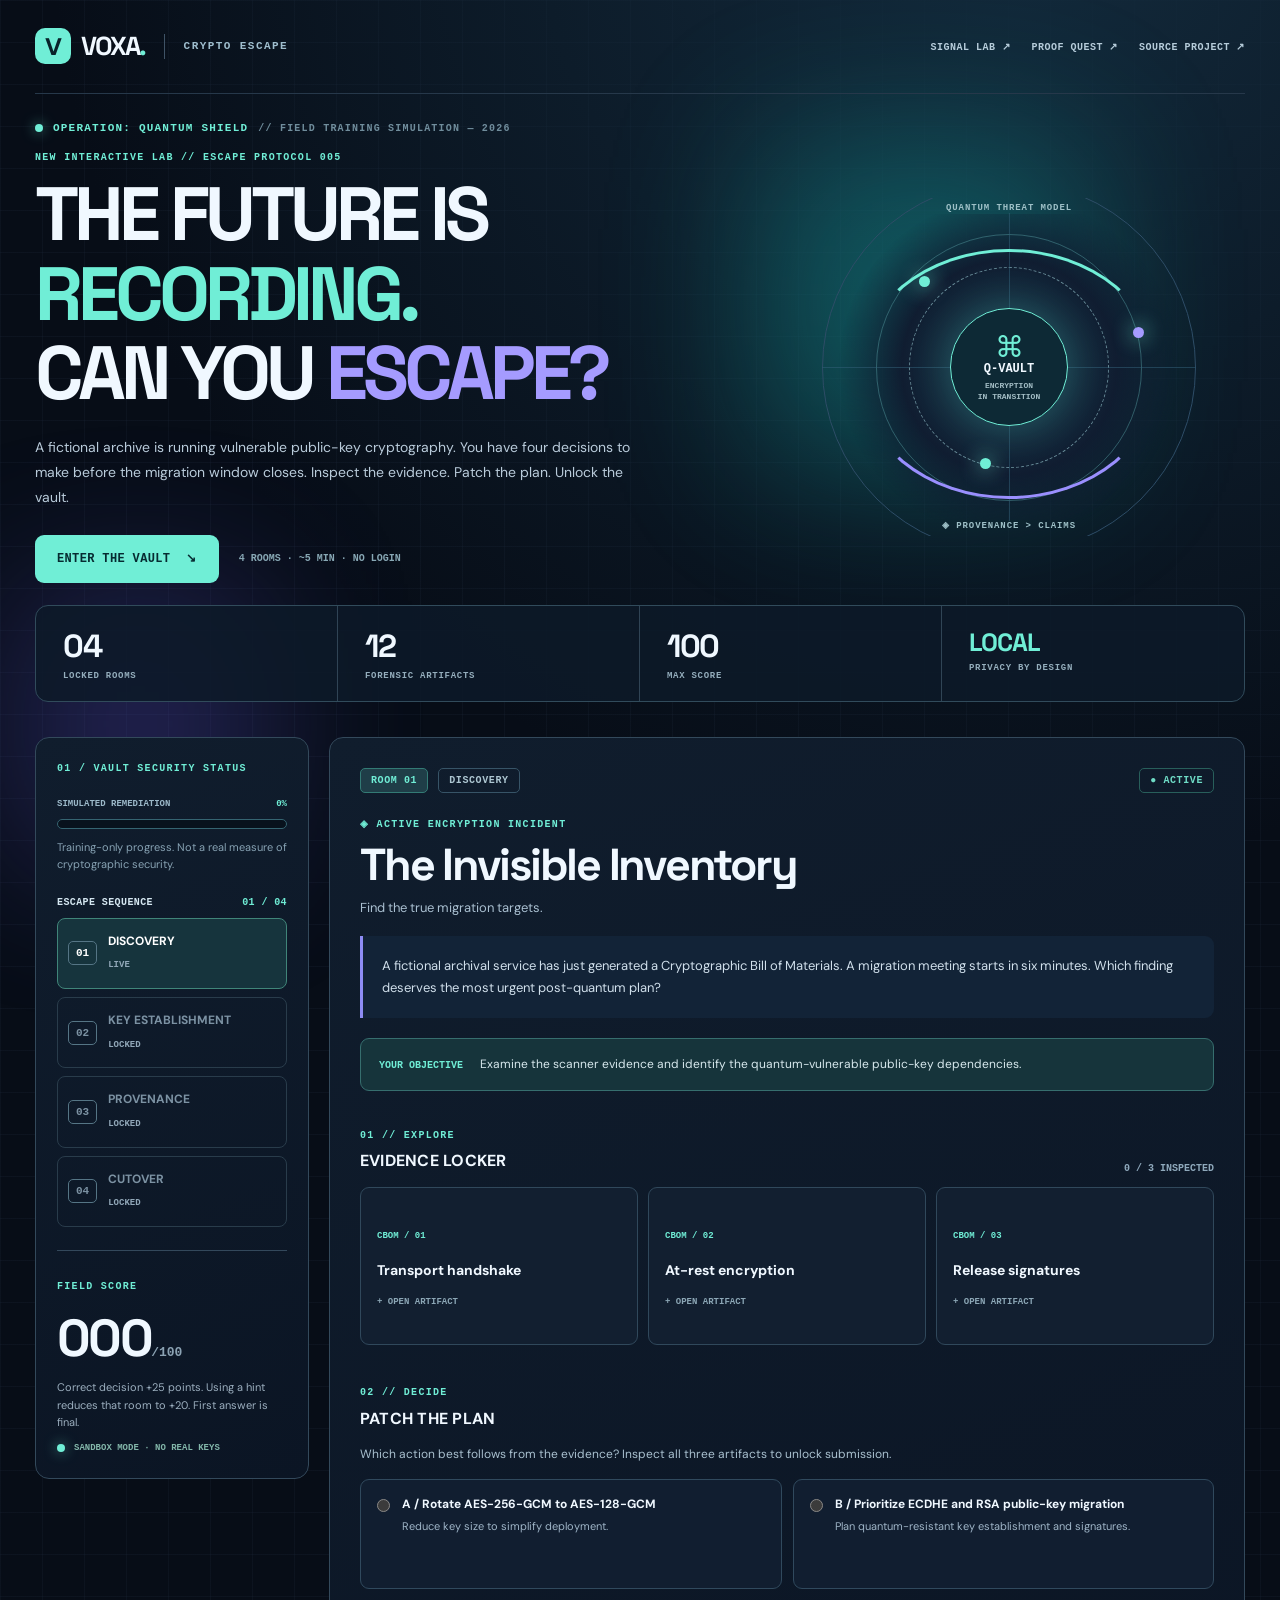
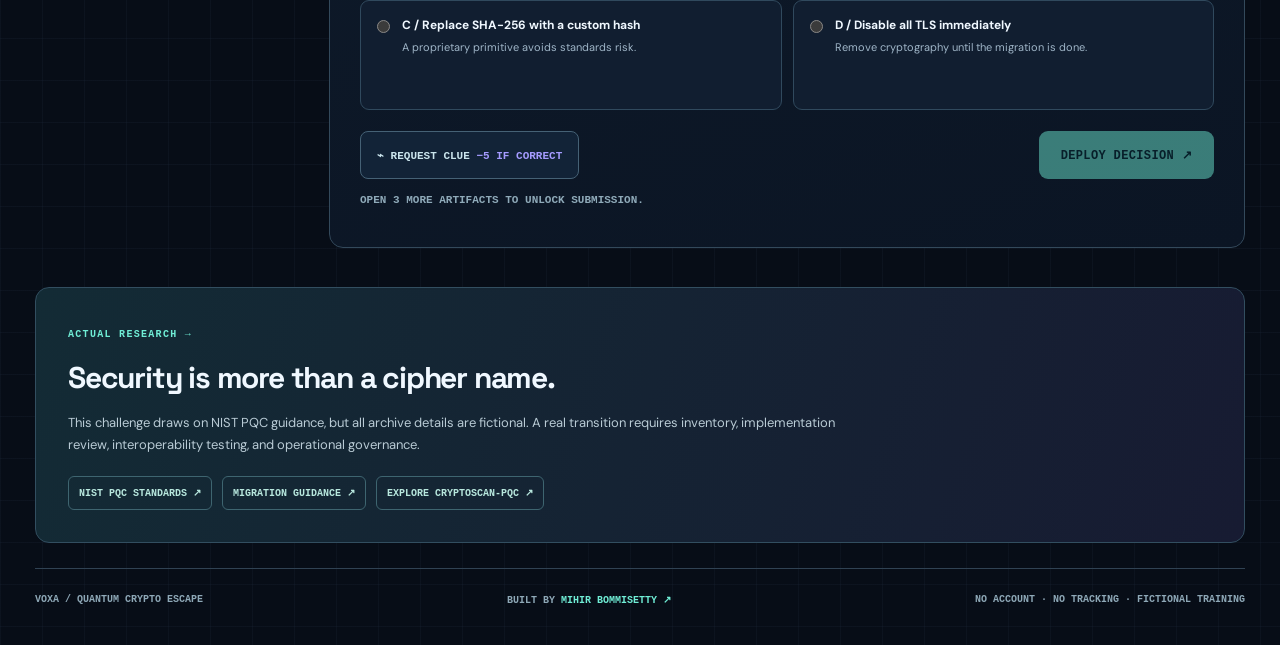
<file: voxa-studio/crypto-escape/index.html>
<!doctype html>
<html lang="en">
<head>
  <meta charset="utf-8" />
  <meta name="viewport" content="width=device-width,initial-scale=1" />
  <meta name="theme-color" content="#070e1b" />
  <meta name="description" content="VOXA Quantum Crypto Escape Room. Solve four fictional cryptography migration puzzles based on real NIST post-quantum standards. No login, no tracking." />
  <title>VOXA // Quantum Crypto Escape Room</title>
  <link rel="icon" href="data:image/svg+xml,%3Csvg xmlns='http://www.w3.org/2000/svg' viewBox='0 0 64 64'%3E%3Crect width='64' height='64' rx='14' fill='%23081321'/%3E%3Cpath d='M12 18 32 50 52 18' stroke='%235ee8db' stroke-width='7' fill='none'/%3E%3C/svg%3E" />
  <link rel="stylesheet" href="./styles.css" />
  <script defer src="./core.js"></script>
  <script defer src="./app.js"></script>
</head>
<body>
  <a class="skip-link" href="#room">Skip to mission</a>
  <div class="glow glow-a" aria-hidden="true"></div><div class="glow glow-b" aria-hidden="true"></div>
  <div class="page">
    <header class="topbar">
      <a class="brand" href="../" aria-label="Return to VOXA Signal Lab"><span class="brand-icon">V</span><span class="brand-word">VOXA<span>.</span></span><span class="divider-mark"></span><span class="brand-sub">CRYPTO ESCAPE</span></a>
      <nav class="links" aria-label="Related projects"><a href="../">SIGNAL LAB ↗</a><a href="../proof-quest/">PROOF QUEST ↗</a><a href="https://github.com/munnamihir/cryptoscan-pqc" target="_blank" rel="noopener noreferrer">SOURCE PROJECT ↗</a></nav>
    </header>
    <div class="eyebrow"><span class="beacon"></span> OPERATION: QUANTUM SHIELD <span class="muted">// FIELD TRAINING SIMULATION — 2026</span></div>
    <section class="hero" aria-labelledby="hero-title">
      <div class="hero-copy">
        <div class="kicker">NEW INTERACTIVE LAB // ESCAPE PROTOCOL 005</div>
        <h1 id="hero-title">THE FUTURE IS<br><span>RECORDING.</span><br>CAN YOU <i>ESCAPE?</i></h1>
        <p>A fictional archive is running vulnerable public-key cryptography. You have four decisions to make before the migration window closes. Inspect the evidence. Patch the plan. Unlock the vault.</p>
        <div class="hero-actions"><a class="primary" href="#room">ENTER THE VAULT <span aria-hidden="true">↘</span></a><span class="micro">4 ROOMS · ~5 MIN · NO LOGIN</span></div>
      </div>
      <div class="orbital" aria-label="Decorative encrypted vault visualization" role="img">
        <div class="orbit orbit-one"></div><div class="orbit orbit-two"></div><div class="orbit orbit-three"></div>
        <div class="cross cross-a"></div><div class="cross cross-b"></div>
        <div class="rotor"></div><span class="node node1"></span><span class="node node2"></span><span class="node node3"></span>
        <div class="vault-core"><div class="vault-lock">⌘</div><span>Q-VAULT</span><small>ENCRYPTION<br>IN TRANSITION</small></div>
        <div class="orbital-head">QUANTUM THREAT MODEL</div><div class="orbital-foot">◈ PROVENANCE &gt; CLAIMS</div>
      </div>
    </section>
    <div class="hud" aria-label="Simulation statistics">
      <div><strong>04</strong><span>LOCKED ROOMS</span></div><div><strong>12</strong><span>FORENSIC ARTIFACTS</span></div><div><strong>100</strong><span>MAX SCORE</span></div><div><strong>LOCAL</strong><span>PRIVACY BY DESIGN</span></div>
    </div>
    <main id="room" class="workspace" tabindex="-1">
      <aside class="sidebar" aria-label="Vault status">
        <div class="panel-label">01 / VAULT SECURITY STATUS</div>
        <div class="risk-head"><span>SIMULATED REMEDIATION</span><span id="riskValue">0%</span></div>
        <div class="risk-meter" role="progressbar" aria-label="Correctly identified remediation stages" aria-valuemin="0" aria-valuemax="100" aria-valuenow="0" id="riskBar"><div id="riskFill"></div></div>
        <p class="risk-foot">Training-only progress. Not a real measure of cryptographic security.</p>
        <div class="rail-heading">ESCAPE SEQUENCE <span id="roomCounter">01 / 04</span></div>
        <ol id="roomList" class="room-list"></ol>
        <div class="sidebar-score"><span class="panel-label">FIELD SCORE</span><div><strong id="score">000</strong><small>/100</small></div><p>Correct decision +25 points. Using a hint reduces that room to +20. First answer is final.</p></div>
        <div class="side-bottom"><span class="status-dot"></span> SANDBOX MODE · NO REAL KEYS</div>
      </aside>
      <section class="main-panel" aria-label="Active mission">
        <div id="activeScreen">
          <div class="chapter-meta"><span id="roomCode">ROOM 01</span><span id="roomStage">DISCOVERY</span><span class="case-status">● ACTIVE</span></div>
          <div class="chapter-heading"><div class="subhead">◈ ACTIVE ENCRYPTION INCIDENT</div><h2 id="roomTitle"></h2><p id="roomSubtitle"></p></div>
          <p id="scene" class="scene"></p>
          <div class="objective"><span>YOUR OBJECTIVE</span><p id="objective"></p></div>
          <div class="section-heading"><div><span class="subhead">01 // EXPLORE</span><h3>EVIDENCE LOCKER</h3></div><span id="evidenceCount">0 / 3 INSPECTED</span></div>
          <div id="evidenceList" class="evidence-grid"></div>
          <div class="section-heading decision-title"><div><span class="subhead">02 // DECIDE</span><h3>PATCH THE PLAN</h3></div></div>
          <p class="instruction">Which action best follows from the evidence? Inspect all three artifacts to unlock submission.</p>
          <fieldset id="options" class="option-grid"><legend class="sr-only">Select a remediation</legend></fieldset>
          <div class="actions"><button type="button" class="hint-button" id="hintButton">⌁ REQUEST CLUE <span>−5 IF CORRECT</span></button><button type="button" class="primary submit" id="submitButton" disabled>DEPLOY DECISION ↗</button></div>
          <p id="hint" class="hint" hidden></p><p id="gate" class="gate" role="status" aria-live="polite"></p>
          <section id="feedback" class="feedback" tabindex="-1" hidden><div id="feedbackLabel" class="panel-label"></div><h3 id="feedbackTitle"></h3><p id="feedbackReason"></p><div class="lesson"><span>ARCHITECT'S NOTE</span><p id="feedbackLesson"></p></div><button id="nextButton" class="primary" type="button">UNLOCK NEXT ROOM →</button></section>
        </div>
        <section id="completeScreen" class="completion" hidden tabindex="-1" aria-labelledby="completeTitle">
          <span class="complete-seal">⌁</span><div class="subhead">VAULT SESSION COMPLETE // 004</div><h2 id="completeTitle">THE VAULT IS OPEN.</h2><p id="completeIntro"></p><div class="result-line"><strong id="finalScore">000</strong><span>/100</span></div><div class="rank" id="rank"></div><p id="rankDescription"></p>
          <div class="report-preview"><span class="panel-label">MIGRATION BLUEPRINT // SIMULATED RESULTS</span><div id="reportRows"></div></div>
          <label for="alias">DISPLAY NAME <small>OPTIONAL · EXPORTED LOCALLY</small></label><input id="alias" maxlength="32" placeholder="Anonymous Investigator" autocomplete="off" />
          <div class="complete-actions"><button type="button" class="primary" id="downloadBadge">↓ GAME ACHIEVEMENT .SVG</button><button type="button" class="outline-button" id="downloadReport">↓ MIGRATION REPORT .JSON</button><button type="button" class="outline-button" id="share">⧉ COPY GAME LINK</button><button type="button" class="outline-button" id="restart">↻ REPLAY</button></div><p id="shareStatus" role="status" aria-live="polite"></p>
          <p class="disclaimer">EDUCATIONAL SIMULATION. Game scores, SVG awards and JSON reports are not VOXA credentials, verified competence, validated implementations, cryptographic security guarantees, or security audits.</p>
        </section>
      </section>
    </main>
    <section class="outro"><div><span class="subhead">ACTUAL RESEARCH →</span><h2>Security is more than a cipher name.</h2><p>This challenge draws on NIST PQC guidance, but all archive details are fictional. A real transition requires inventory, implementation review, interoperability testing, and operational governance.</p><div class="sources"><a href="https://csrc.nist.gov/projects/post-quantum-cryptography" target="_blank" rel="noopener noreferrer">NIST PQC STANDARDS ↗</a><a href="https://pages.nist.gov/nccoe-migration-post-quantum-cryptography/" target="_blank" rel="noopener noreferrer">MIGRATION GUIDANCE ↗</a><a href="https://github.com/munnamihir/cryptoscan-pqc" target="_blank" rel="noopener noreferrer">EXPLORE CRYPTOSCAN-PQC ↗</a></div></div></section>
    <footer><span>VOXA / QUANTUM CRYPTO ESCAPE</span><span>BUILT BY <a href="https://github.com/munnamihir" target="_blank" rel="noopener noreferrer">MIHIR BOMMISETTY ↗</a></span><span>NO ACCOUNT · NO TRACKING · FICTIONAL TRAINING</span></footer>
  </div>
</body>
</html>
</file>
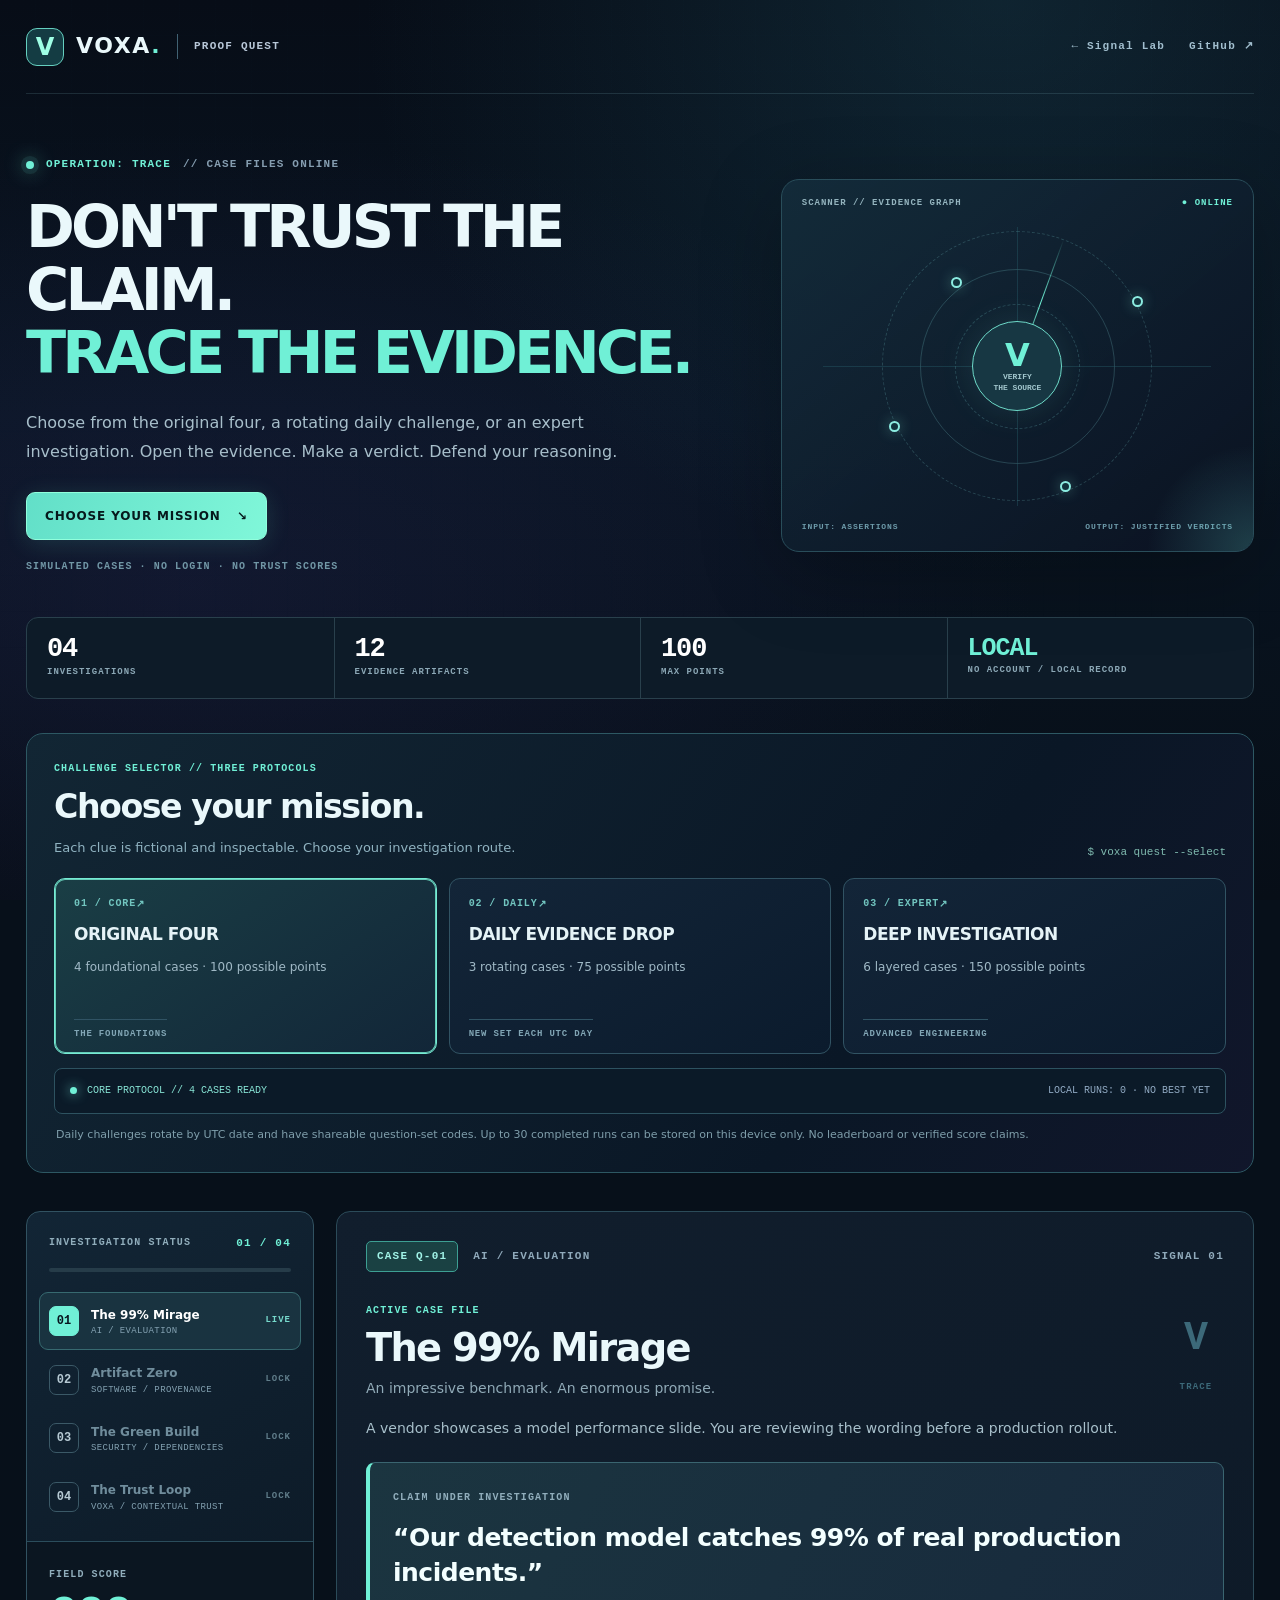
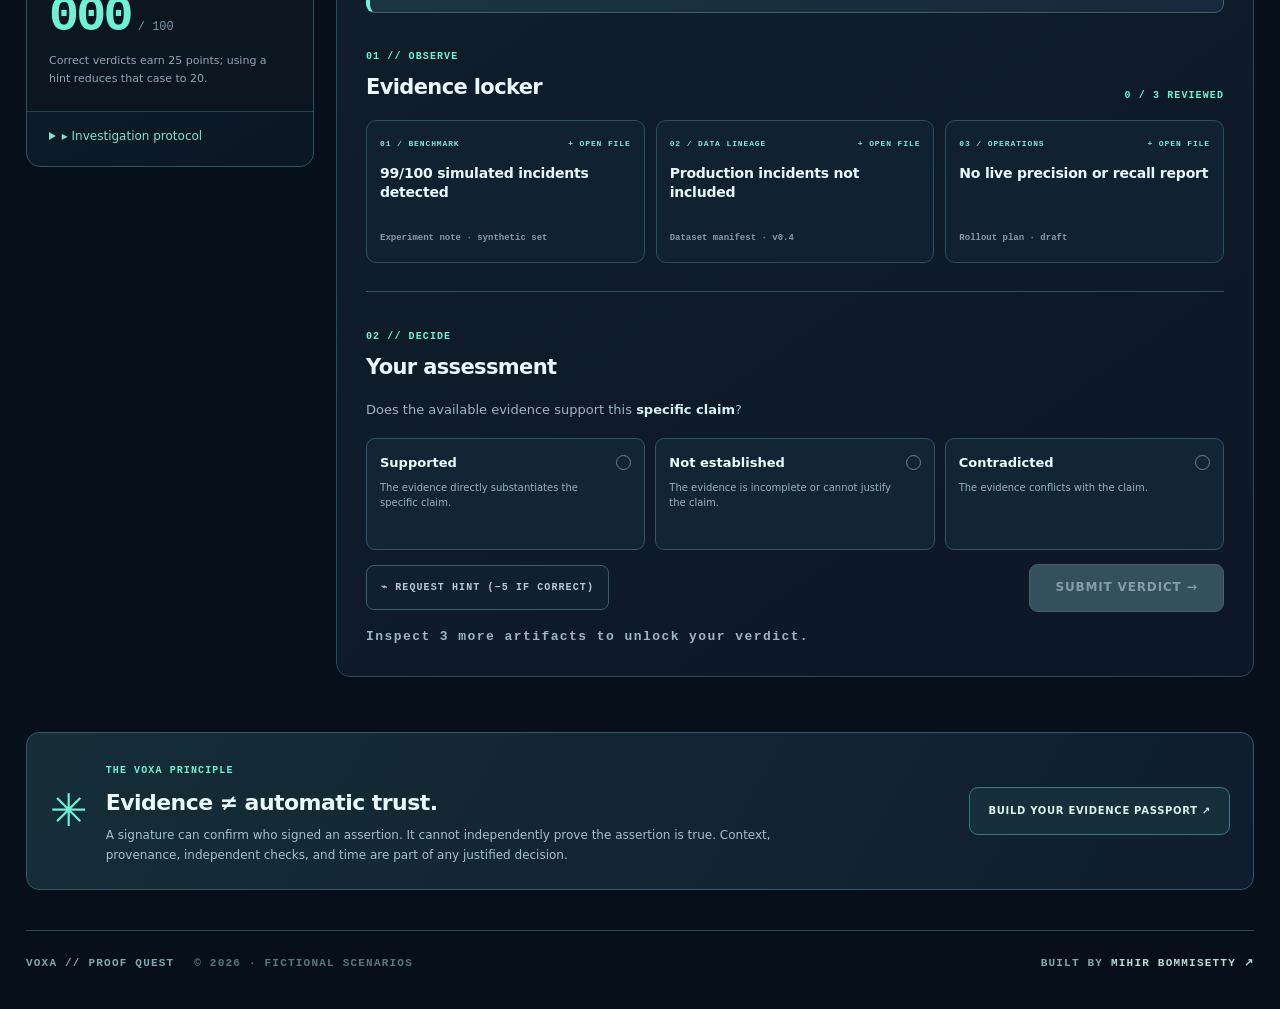
<file: voxa-studio/proof-quest/index.html>
<!doctype html>
<html lang="en">
<head>
  <meta charset="utf-8" />
  <meta name="viewport" content="width=device-width, initial-scale=1" />
  <meta name="theme-color" content="#07101b" />
  <meta name="description" content="VOXA Proof Quest is a free four-case evidence investigation game. Learn to distinguish claims, provenance, and contextual trust. No account required." />
  <title>VOXA // Proof Quest — Investigate the Claim</title>
  <link rel="icon" href="data:image/svg+xml,%3Csvg xmlns='http://www.w3.org/2000/svg' viewBox='0 0 64 64'%3E%3Crect width='64' height='64' rx='13' fill='%2307101b'/%3E%3Cpath d='M12 18 32 49 52 18' fill='none' stroke='%2372efd6' stroke-width='7'/%3E%3C/svg%3E" />
  <link rel="stylesheet" href="./styles.css" />
  <script defer src="./quest-core.js"></script>
  <script defer src="./app.js"></script>
</head>
<body>
  <a class="skip" href="#play">Skip to game</a>
  <div class="ambient" aria-hidden="true"></div>
  <div class="site-shell">
    <header class="site-header">
      <a class="brand" href="../" aria-label="VOXA Signal Lab home"><span class="logo-glyph">V</span><span class="brand-word">VOXA<span class="brand-period">.</span></span><span class="brand-break"></span><span class="brand-sub">PROOF QUEST</span></a>
      <nav class="top-nav" aria-label="Related destinations">
        <a href="../">← Signal Lab</a>
        <a href="https://github.com/munnamihir" target="_blank" rel="noopener noreferrer">GitHub ↗</a>
      </nav>
    </header>

    <section class="hero" aria-labelledby="hero-title">
      <div class="hero-text">
        <div class="eyebrow"><span class="pulse-point"></span> OPERATION: TRACE <span class="minor">// CASE FILES ONLINE</span></div>
        <h1 id="hero-title">DON'T TRUST THE CLAIM.<br /><em>TRACE THE EVIDENCE.</em></h1>
        <p>Choose from the original four, a rotating daily challenge, or an expert investigation. Open the evidence. Make a verdict. Defend your reasoning.</p>
        <a class="primary hero-cta" href="#modes">CHOOSE YOUR MISSION <span aria-hidden="true">↘</span></a>
        <div class="disclaimer-tag">SIMULATED CASES · NO LOGIN · NO TRUST SCORES</div>
      </div>
      <div class="scope-panel" aria-hidden="true">
        <div class="scope-caption"><span>SCANNER // EVIDENCE GRAPH</span><span class="scope-live">● ONLINE</span></div>
        <div class="scope-radar">
          <div class="orbit orbit-a"></div><div class="orbit orbit-b"></div><div class="orbit orbit-c"></div>
          <div class="scope-cross cross-h"></div><div class="scope-cross cross-v"></div>
          <span class="orbit-node node-a"></span><span class="orbit-node node-b"></span><span class="orbit-node node-c"></span><span class="orbit-node node-d"></span>
          <div class="scanner-line"></div><div class="scope-center"><strong>V</strong><small>VERIFY<br />THE SOURCE</small></div>
        </div>
        <div class="scope-footer"><span>INPUT: ASSERTIONS</span><span>OUTPUT: JUSTIFIED VERDICTS</span></div>
      </div>
    </section>

    <div class="metric-strip" aria-label="Game details">
      <div><span class="metric-value" id="metricCases">04</span><span class="metric-label">INVESTIGATIONS</span></div>
      <div><span class="metric-value" id="metricEvidence">12</span><span class="metric-label">EVIDENCE ARTIFACTS</span></div>
      <div><span class="metric-value" id="metricMax">100</span><span class="metric-label">MAX POINTS</span></div>
      <div><span class="metric-value mint">LOCAL</span><span class="metric-label">NO ACCOUNT / LOCAL RECORD</span></div>
    </div>


    <section class="mode-hub" id="modes" aria-labelledby="modesTitle">
      <div class="mode-heading"><div><div class="smallcaps accent">CHALLENGE SELECTOR // THREE PROTOCOLS</div><h2 id="modesTitle">Choose your mission.</h2><p>Each clue is fictional and inspectable. Choose your investigation route.</p></div><span class="mode-command">$ voxa quest --select</span></div>
      <div class="mode-grid" role="group" aria-label="Challenge mode">
        <button type="button" class="mode-card" data-mode="classic" aria-pressed="true"><span class="mode-top">01 / CORE <span>↗</span></span><strong>ORIGINAL FOUR</strong><small>4 foundational cases · 100 possible points</small><span class="mode-bottom">THE FOUNDATIONS</span></button>
        <button type="button" class="mode-card" data-mode="daily" aria-pressed="false"><span class="mode-top">02 / DAILY <span>↗</span></span><strong>DAILY EVIDENCE DROP</strong><small>3 rotating cases · 75 possible points</small><span class="mode-bottom">NEW SET EACH UTC DAY</span></button>
        <button type="button" class="mode-card" data-mode="expert" aria-pressed="false"><span class="mode-top">03 / EXPERT <span>↗</span></span><strong>DEEP INVESTIGATION</strong><small>6 layered cases · 150 possible points</small><span class="mode-bottom">ADVANCED ENGINEERING</span></button>
      </div>
      <div class="mode-status"><span class="mode-led" aria-hidden="true"></span><span id="modeStatus" role="status" aria-live="polite">CORE PROTOCOL READY</span><span id="localRecord" class="local-record">LOCAL RUNS: 0</span></div>
      <p class="mode-privacy">Daily challenges rotate by UTC date and have shareable question-set codes. Up to 30 completed runs can be stored on this device only. No leaderboard or verified score claims.</p>
    </section>

    <main id="play" class="game-layout" tabindex="-1">
      <aside class="side-panel" aria-label="Investigation progress">
        <div class="aside-header"><div class="smallcaps">INVESTIGATION STATUS</div><span class="progress-code" id="progressCode">01 / 04</span></div>
        <div class="progress-track" aria-hidden="true"><div id="progressFill"></div></div>
        <ol id="missionList" class="mission-list"></ol>
        <div class="score-panel"><span class="smallcaps">FIELD SCORE</span><div class="score-value"><strong id="scoreNumber">000</strong><span id="scoreMax">/ 100</span></div><p>Correct verdicts earn 25 points; using a hint reduces that case to 20.</p></div>
        <details class="mission-rules"><summary>▸ Investigation protocol</summary><p>Open all three evidence artifacts, then select a verdict. Each case is scored on your first submission. Hints are optional. All scenarios are fictional learning exercises.</p></details>
      </aside>

      <section class="mission-panel" aria-live="off" aria-label="Current case">
        <div id="gameScreen">
          <div class="case-meta"><span class="case-pill" id="caseCode">CASE Q-01</span><span id="caseDomain">AI / EVALUATION</span><span id="caseDifficulty">SIGNAL 01</span></div>
          <div class="mission-heading"><div><div class="smallcaps accent">ACTIVE CASE FILE</div><h2 id="caseTitle">Loading investigation…</h2><p id="caseKicker"></p></div><div class="evidence-stamp" aria-hidden="true">V<br /><span>TRACE</span></div></div>
          <div class="case-context" id="caseContext"></div>
          <div class="claim-box"><span class="smallcaps">CLAIM UNDER INVESTIGATION</span><blockquote id="caseClaim"></blockquote></div>
          <div class="section-head"><div><span class="smallcaps accent">01 // OBSERVE</span><h3>Evidence locker</h3></div><span class="readout" id="evidenceReadout">0 / 3 REVIEWED</span></div>
          <div class="evidence-grid" id="evidenceGrid"></div>
          <div class="decision-zone"><div class="section-head"><div><span class="smallcaps accent">02 // DECIDE</span><h3>Your assessment</h3></div></div><p>Does the available evidence support this <strong>specific claim</strong>?</p><fieldset id="verdictOptions"><legend class="sr-only">Choose one verdict</legend></fieldset>
            <div class="decision-actions"><button class="hint-button" id="hintButton" type="button">⌁ REQUEST HINT <span class="hint-cost">−5 POSSIBLE POINTS</span></button><button class="primary submit-button" id="submitButton" type="button" disabled>SUBMIT VERDICT →</button></div>
            <p id="hintText" class="hint-text" hidden></p><p id="gateMessage" class="gate-text" aria-live="polite">Read all three evidence artifacts to unlock your verdict.</p>
          </div>
          <div id="feedback" class="feedback" tabindex="-1" hidden><div class="smallcaps" id="feedbackLabel"></div><h3 id="feedbackTitle"></h3><p id="feedbackReason"></p><div class="lesson-line"><span>LESSON //</span><p id="feedbackLesson"></p></div><button class="primary next-button" id="nextButton" type="button">NEXT CASE →</button></div>
        </div>
        <section class="complete-panel" id="completeScreen" hidden tabindex="-1" aria-labelledby="completeTitle">
          <div class="completion-symbol" aria-hidden="true">✓</div>
          <div class="smallcaps accent">INVESTIGATION COMPLETE // ALL CASES REVIEWED</div>
          <h2 id="completeTitle">CASE FILE CLOSED.</h2>
          <p id="completeSummary"></p>
          <div class="result-score"><strong id="finalScore">000</strong><span id="finalMax"> / 100</span></div>
          <div class="rank-label" id="rankLabel"></div><p id="rankDescription"></p><p class="completion-mode" id="completionMode"></p><details class="debrief"><summary>↳ OPEN CASE-BY-CASE DEBRIEF</summary><ol id="debriefList"></ol></details>
          <div class="alias-control"><label for="aliasInput">YOUR DISPLAY NAME <span>(OPTIONAL · LOCAL TO THIS PAGE)</span></label><input id="aliasInput" maxlength="32" autocomplete="off" placeholder="Anonymous Investigator" /></div>
          <div class="end-actions"><button id="downloadBadge" type="button" class="primary">↓ DOWNLOAD GAME BADGE (SVG)</button><button id="shareResult" type="button" class="secondary">↗ COPY CHALLENGE LINK</button><button id="restartButton" type="button" class="secondary">↺ REPLAY</button></div>
          <p id="copyStatus" class="copy-status" aria-live="polite"></p>
          <p class="badge-disclaimer">GAME ACHIEVEMENT ONLY. Not a verified professional credential, identity attestation, VOXA vouch, or objective skill evaluation. Results are not recorded on a leaderboard.</p>
        </section>
      </section>
    </main>

    <section class="ethics-bar"><div class="ethics-icon">✳</div><div><span class="smallcaps accent">THE VOXA PRINCIPLE</span><h2>Evidence ≠ automatic trust.</h2><p>A signature can confirm who signed an assertion. It cannot independently prove the assertion is true. Context, provenance, independent checks, and time are part of any justified decision.</p></div><a href="../" class="secondary signal-link">BUILD YOUR EVIDENCE PASSPORT ↗</a></section>
    <footer class="footer"><span>VOXA // PROOF QUEST <span class="fade">© 2026 · FICTIONAL SCENARIOS</span></span><span>BUILT BY <a href="https://github.com/munnamihir">MIHIR BOMMISETTY ↗</a></span></footer>
  </div>
</body>
</html>
</file>
<file: voxa-studio/crypto-escape/styles.css>
@import url('https://fonts.googleapis.com/css2?family=DM+Sans:wght@400;500;600;700;800&family=Space+Grotesk:wght@400;500;600;700&display=swap');
:root{color-scheme:dark;--bg:#070d17;--panel:#101a29;--panel2:#142337;--line:#27394e;--mint:#70eed6;--lilac:#a59bff;--white:#f0f8ff;--muted:#a2b5c6;--mono:ui-monospace,SFMono-Regular,Menlo,Monaco,Consolas,monospace;font-family:'DM Sans',Arial,sans-serif;scroll-behavior:smooth}
*{box-sizing:border-box}body{margin:0;background:var(--bg);color:var(--white);min-width:320px;line-height:1.55;background-image:radial-gradient(circle at 80% -5%,#132b3d 0,transparent 38%),linear-gradient(90deg,#2634492b 1px,transparent 1px),linear-gradient(#2634492b 1px,transparent 1px);background-size:auto,42px 42px,42px 42px}a{color:inherit}button,input{font:inherit}button{cursor:pointer}button:disabled{cursor:not-allowed;opacity:.48}button:focus-visible,a:focus-visible,input:focus-visible{outline:3px solid var(--mint);outline-offset:4px}h1,h2,h3,p{margin-top:0}.page{max-width:1270px;padding:0 30px;margin:auto;position:relative;z-index:1}.glow{position:fixed;pointer-events:none;filter:blur(80px);opacity:.3;z-index:0}.glow-a{width:330px;height:330px;top:140px;right:15%;background:#16d5cb}.glow-b{width:250px;height:280px;bottom:4%;left:1%;background:#6054d5}.skip-link{position:absolute;top:-100px;left:16px;padding:12px;background:#fff;color:#000;z-index:20}.skip-link:focus{top:12px}.topbar{height:94px;display:flex;align-items:center;justify-content:space-between;border-bottom:1px solid #26384a;gap:18px}.brand{display:flex;align-items:center;text-decoration:none;gap:10px;white-space:nowrap}.brand-icon{display:grid;place-items:center;width:36px;height:36px;border-radius:10px;background:var(--mint);font-weight:800;font-size:24px;color:#082329}.brand-word{font-family:'Space Grotesk',sans-serif;font-size:26px;font-weight:700;letter-spacing:-.08em}.brand-word span{color:var(--mint)}.divider-mark{height:25px;width:1px;background:#3f5366;margin:0 9px}.brand-sub{font:700 11px var(--mono);letter-spacing:.13em;color:#9fbece}.links{display:flex;gap:21px;flex-wrap:wrap}.links a{text-decoration:none;font:700 10px var(--mono);letter-spacing:.05em;color:#b6ccda}.links a:hover,.sources a:hover{color:var(--mint)}.eyebrow{display:flex;align-items:center;gap:10px;margin:28px 0 18px;color:var(--mint);font:700 11px var(--mono);letter-spacing:.11em}.beacon,.status-dot{height:8px;width:8px;background:var(--mint);display:inline-block;border-radius:50%;box-shadow:0 0 13px #70eed6a0}.muted{color:#708d9c;font-size:10px}.hero{display:grid;grid-template-columns:1.2fr .8fr;align-items:center;min-height:390px;gap:30px}.kicker,.subhead,.panel-label{font:700 10px var(--mono);color:var(--mint);letter-spacing:.13em}.hero h1{font-family:'Space Grotesk',Arial,sans-serif;font-size:clamp(42px,5.9vw,76px);line-height:1.055;letter-spacing:-.066em;margin:12px 0 21px;font-weight:700}.hero h1 span{color:var(--mint)}.hero h1 i{font-style:normal;color:var(--lilac)}.hero-copy>p{font-size:14px;line-height:1.8;max-width:620px;color:#b9cbda}.hero-actions{display:flex;gap:20px;align-items:center;margin-top:24px;flex-wrap:wrap}.primary{border:0;border-radius:9px;background:var(--mint);color:#062b31;font:800 12px var(--mono);letter-spacing:.03em;display:inline-flex;justify-content:center;align-items:center;gap:16px;padding:15px 22px;text-decoration:none;min-height:48px;transition:transform .15s,filter .15s}.primary:hover:not(:disabled){transform:translateY(-2px);filter:brightness(1.08)}.micro{color:#88a8b5;font:700 10px var(--mono)}.orbital{height:338px;max-width:410px;width:100%;margin:auto;position:relative;display:grid;place-items:center;overflow:hidden}.orbital:before{content:'';position:absolute;inset:16px;background:radial-gradient(circle,#1c4856 0,#101d31 44%,transparent 70%)}.orbit{position:absolute;border:1px solid #4c8b928f;border-radius:50%;width:65%;aspect-ratio:1}.orbit-two{width:49%;border-style:dashed;border-color:#648794}.orbit-three{width:91%;border-color:#2e4d67}.rotor{position:absolute;top:15%;width:74%;height:74%;border:3px solid transparent;border-top-color:var(--mint);border-bottom-color:#9a8ffe;border-radius:50%;animation:spin 16s linear infinite}.cross{position:absolute;background:#34617888}.cross-a{width:91%;height:1px}.cross-b{height:91%;width:1px}.vault-core{width:118px;height:118px;border-radius:50%;display:flex;flex-direction:column;align-items:center;justify-content:center;background:#0d2935;border:1px solid var(--mint);box-shadow:0 0 40px #53d4c43d;z-index:2}.vault-lock{font-size:29px;color:var(--mint);line-height:1}.vault-core span{font:800 12px var(--mono)}.vault-core small{font:700 8px var(--mono);text-align:center;color:#a3bdc5;margin-top:4px;line-height:1.4}.node{position:absolute;width:11px;height:11px;background:var(--mint);border-radius:50%;box-shadow:0 0 20px var(--mint)}.node1{top:23%;left:28%}.node2{right:17%;top:38%;background:var(--lilac)}.node3{bottom:20%;left:43%}.orbital-head,.orbital-foot{position:absolute;font:700 9px var(--mono);letter-spacing:.1em;color:#9ec0c7}.orbital-head{top:5px}.orbital-foot{bottom:5px}.hud{display:grid;grid-template-columns:repeat(4,1fr);border:1px solid #314b5b;background:#0d1a29dd;border-radius:13px;margin:22px 0 35px;overflow:hidden}.hud>div{display:flex;flex-direction:column;padding:20px 27px;gap:5px;border-right:1px solid #304455}.hud>div:last-child{border:0}.hud strong{font:700 32px 'Space Grotesk',sans-serif;letter-spacing:-.04em}.hud>div:last-child strong{color:var(--mint);font-size:25px}.hud span{font:700 9px var(--mono);letter-spacing:.08em;color:#95aebd}.workspace{display:grid;grid-template-columns:274px minmax(0,1fr);gap:20px;align-items:start;scroll-margin-top:25px}.sidebar,.main-panel{background:linear-gradient(160deg,#101d2d,#0b1524);border:1px solid #33495b;border-radius:14px}.sidebar{padding:25px 21px;position:sticky;top:18px}.risk-head{display:flex;justify-content:space-between;gap:12px;font:700 9px var(--mono);color:#9cb9c9;margin:25px 0 10px}.risk-head span:last-child{color:var(--mint)}.risk-meter{height:10px;border:1px solid #356471;border-radius:12px;overflow:hidden;background:#08121d}.risk-meter div{width:0;height:100%;background:linear-gradient(90deg,#468ecb,var(--mint));transition:width .5s}.risk-foot{font-size:11px;line-height:1.55;color:#87a2b3;margin:10px 0 24px}.rail-heading{display:flex;justify-content:space-between;font:700 10px var(--mono);letter-spacing:.04em;color:#d5e7f1;margin-bottom:10px}.rail-heading span{color:var(--mint)}.room-list{list-style:none;margin:0;padding:0}.room-list li{display:flex;align-items:center;gap:11px;border:1px solid #293c4b;padding:13px 10px;margin-bottom:8px;border-radius:8px;color:#7c92a3}.room-list li.current{background:#16343d;border-color:#408579;color:#fff}.room-list li.complete{border-color:#397065;color:#abd9cb}.room-list .room-index{font:700 11px var(--mono);border:1px solid #557585;padding:5px 7px;border-radius:5px}.room-list b{font-size:12px;font-weight:700;display:block}.room-list small{font:700 9px var(--mono);color:#92a8b9}.sidebar-score{border-top:1px solid #33485b;margin-top:23px;padding-top:21px}.sidebar-score>div{display:flex;align-items:baseline;margin:8px 0}.sidebar-score strong{font:700 52px 'Space Grotesk';letter-spacing:-.05em}.sidebar-score small{color:#8ba2b3;font:700 13px var(--mono)}.sidebar-score p{font-size:11px;color:#9cafbf;line-height:1.6}.side-bottom{font:700 9px var(--mono);color:#83b7aa;display:flex;align-items:center;gap:9px}.main-panel{padding:30px}.chapter-meta{display:flex;gap:10px;flex-wrap:wrap;align-items:center;margin-bottom:25px}.chapter-meta span{font:700 10px var(--mono);letter-spacing:.06em;border:1px solid #375467;padding:6px 10px;border-radius:5px;color:#aec7d2}.chapter-meta span:first-child{background:#1f3e48;color:var(--mint);border-color:#337b75}.chapter-meta .case-status{margin-left:auto;border-color:#285f5b;color:#6fdcc6}.chapter-heading .subhead{margin-bottom:9px}.chapter-heading h2{font-family:'Space Grotesk';font-size:clamp(30px,3.5vw,45px);letter-spacing:-.05em;line-height:1.14;margin:0 0 8px}.chapter-heading p{color:#a9bfd0;font-size:13px}.scene{margin:18px 0 20px;background:#122337;padding:19px;border-left:3px solid #8e8cf4;border-radius:0 9px 9px 0;color:#d0dfeb;font-size:13px;line-height:1.7}.objective{display:flex;gap:17px;align-items:baseline;padding:16px 18px;background:#16343b;border:1px solid #366e6e;border-radius:9px;margin-bottom:30px}.objective span{flex-shrink:0;color:var(--mint);font:700 10px var(--mono)}.objective p{font-size:12px;color:#d7e8ed;margin:0}.section-heading{display:flex;justify-content:space-between;align-items:end;gap:10px;margin-bottom:13px}.section-heading h3{font-size:16px;margin:4px 0 0;letter-spacing:.015em}.section-heading>span{font:700 10px var(--mono);color:#8fa9bc}.evidence-grid{display:grid;grid-template-columns:repeat(3,1fr);gap:10px}.evidence-card{border:1px solid #30485b;border-radius:9px;background:#121f30;min-height:158px;overflow:hidden}.evidence-card.inspected{border-color:#55a38d}.evidence-card button{background:none;border:0;color:inherit;display:block;text-align:left;padding:16px;width:100%;height:100%}.evidence-card button:focus-visible{outline-offset:-3px}.evidence-tag{font:700 9px var(--mono);color:var(--mint)}.evidence-card h4{font-size:14px;margin:15px 0 8px;line-height:1.3}.evidence-state{font:700 9px var(--mono);color:#8ca7b6}.evidence-details{padding:0 16px 16px;font-size:11px;line-height:1.6;color:#c1d8e1;border-top:1px solid #2d4b56}.decision-title{margin-top:33px}.instruction{font-size:12px;color:#a9c0cf;margin:0 0 16px}.option-grid{border:0;margin:0;padding:0;display:grid;grid-template-columns:repeat(2,minmax(0,1fr));gap:11px}.option{display:flex;gap:12px;align-items:flex-start;border:1px solid #30495d;background:#111e30;border-radius:9px;padding:16px;cursor:pointer;min-height:110px}.option:hover{border-color:#608b91}.option:has(input:checked){background:#173d45;border-color:var(--mint)}.option input{accent-color:var(--mint);margin:3px 0 0;flex-shrink:0}.option strong{font-size:12px;display:block;line-height:1.4}.option small{font-size:11px;color:#9fb5c7;display:block;margin-top:6px;line-height:1.45}.actions{display:flex;justify-content:space-between;gap:10px;margin-top:21px;flex-wrap:wrap}.hint-button,.outline-button{border:1px solid #456175;border-radius:8px;background:#122337;color:#cbe5ed;padding:13px 16px;font:700 11px var(--mono)}.hint-button span{color:var(--lilac)}.hint{color:#cae6dd;background:#17372f;border:1px solid #3d7669;padding:12px;border-radius:8px;font-size:12px;margin-top:14px}.gate{color:#8faab9;font:600 11px var(--mono);margin-top:15px}.feedback{padding:23px;margin-top:23px;border-radius:11px;border:1px solid #417d72;background:#102c35}.feedback.missed{background:#2a2235;border-color:#745a85}.feedback h3{font-size:23px;margin:10px 0}.feedback p{font-size:13px;color:#c1d5de;line-height:1.7}.lesson{padding:13px;background:#142331;border-left:2px solid var(--lilac);margin:15px 0 21px}.lesson span{font:700 10px var(--mono);color:var(--lilac)}.lesson p{margin:7px 0 0}.completion{text-align:center;padding:12px 0}.complete-seal{display:grid;place-items:center;border:1px solid var(--mint);color:var(--mint);box-shadow:0 0 45px #49e6d13a;background:#122f32;border-radius:50%;width:95px;height:95px;font-size:51px;margin:5px auto 25px}.completion h2{font-family:'Space Grotesk';font-size:clamp(30px,4vw,49px);letter-spacing:-.055em;margin:10px 0}.completion>p{max-width:620px;margin:10px auto 20px;color:#acc2d0;font-size:13px;line-height:1.65}.result-line{display:flex;justify-content:center;align-items:baseline}.result-line strong{font:700 95px 'Space Grotesk';color:var(--mint)}.result-line span{font:600 28px var(--mono);color:#859eae}.rank{font:700 12px var(--mono);letter-spacing:.1em;color:#bcb0ff}.report-preview{text-align:left;border:1px solid #30526a;background:#0d1b2d;padding:22px;border-radius:11px;margin:30px 0}.report-preview>div{margin-top:12px}.report-row{display:flex;justify-content:space-between;gap:12px;padding:11px 0;border-top:1px solid #294355;font-size:12px}.report-row span:last-child{color:var(--mint);text-align:right}.report-row .miss{color:#f3a5b0!important}.completion label{display:block;text-align:left;font:700 11px var(--mono);color:var(--mint)}.completion label small{color:#91a9b7}.completion input{display:block;background:#0b1626;border:1px solid #385164;color:#e6f7ff;padding:14px;width:100%;border-radius:8px;margin:10px 0 17px}.complete-actions{display:grid;grid-template-columns:repeat(2,1fr);gap:10px}.complete-actions button{min-width:0}.disclaimer{border-top:1px solid #284456;padding:20px 0;font:600 11px var(--mono);color:#9baebb!important}.outro{border:1px solid #324e60;border-radius:14px;margin:39px 0 25px;background:linear-gradient(110deg,#132b35,#171b32);padding:32px}.outro h2{font-family:'Space Grotesk';font-size:30px;letter-spacing:-.04em;margin:10px 0}.outro p{color:#b9cbd5;font-size:13px;max-width:800px;line-height:1.7}.sources{display:flex;gap:10px;flex-wrap:wrap;margin-top:20px}.sources a{border:1px solid #3e6570;padding:10px;border-radius:6px;text-decoration:none;font:700 10px var(--mono);color:#b8e8de}footer{border-top:1px solid #304253;display:flex;justify-content:space-between;gap:15px;flex-wrap:wrap;padding:25px 0 40px;font:700 10px var(--mono);color:#8ea8b7}footer a{text-decoration:none;color:var(--mint)}.sr-only{position:absolute;width:1px;height:1px;padding:0;margin:-1px;overflow:hidden;clip:rect(0,0,0,0);white-space:nowrap;border:0}[hidden]{display:none!important}
@keyframes spin{to{transform:rotate(360deg)}}@media(max-width:960px){.links{gap:8px}.links a{font-size:9px}.workspace{grid-template-columns:1fr}.sidebar{position:static}.room-list{display:grid;grid-template-columns:repeat(4,1fr);gap:6px}.room-list li{margin:0;gap:6px;flex-direction:column;align-items:flex-start}.sidebar-score{margin-top:14px}.hero h1{font-size:50px}}@media(max-width:700px){.page{padding:0 17px}.topbar{height:auto;min-height:85px;flex-wrap:wrap;padding:14px 0}.links{width:100%;justify-content:space-between;gap:7px}.brand-sub{font-size:10px}.hero{grid-template-columns:1fr;gap:0}.hero h1{font-size:clamp(38px,9vw,56px)}.orbital{height:260px;max-width:330px}.hud{grid-template-columns:repeat(2,1fr)}.hud>div:nth-child(2){border-right:0}.hud>div:nth-child(-n+2){border-bottom:1px solid #304455}.hud>div{padding:15px}.main-panel{padding:21px 17px}.objective{display:block}.objective span{display:block;margin-bottom:8px}.evidence-grid,.option-grid{grid-template-columns:1fr}.evidence-card{min-height:unset}.evidence-card button{padding:13px}.evidence-card h4{margin:7px 0}.room-list b{font-size:10px}.room-list small{font-size:8px}.chapter-meta .case-status{margin-left:0}.complete-actions{grid-template-columns:1fr}.outro{padding:22px}.risk-head{font-size:9px}}@media(max-width:400px){.room-list{grid-template-columns:repeat(2,1fr)}.brand-word{font-size:24px}.divider-mark{margin:0 3px}.brand-sub{font-size:9px}.eyebrow{font-size:9px}.muted{display:none}}@media(prefers-reduced-motion:reduce){*,*:before,*:after{animation-duration:.01ms!important;transition:none!important;scroll-behavior:auto!important}}
</file>
<file: voxa-studio/proof-quest/styles.css>
:root { color-scheme: dark; --bg:#07101a;--panel:#101e2b;--panel2:#132436;--line:#253f4e;--muted:#92adbd;--paper:#eaf8fb;--mint:#70f0d6;--purple:#ab9cff;--danger:#ffac9b;--glow:rgba(92,237,210,.20);font-family:Inter,ui-sans-serif,system-ui,-apple-system,BlinkMacSystemFont,"Segoe UI",sans-serif }
*{box-sizing:border-box} html{scroll-behavior:smooth;scroll-padding-top:20px} body{margin:0;min-width:320px;background:var(--bg);color:var(--paper);line-height:1.55} button,input{font:inherit} button{cursor:pointer} button:disabled{cursor:not-allowed} a{color:inherit;text-decoration:none} a:focus-visible,button:focus-visible,input:focus-visible,summary:focus-visible{outline:3px solid var(--mint);outline-offset:4px} ::selection{background:#4bc3b7;color:#07101a}
[hidden]{display:none!important}.sr-only{position:absolute;width:1px;height:1px;clip:rect(0,0,0,0);overflow:hidden;white-space:nowrap}.skip{position:absolute;left:16px;top:-70px;padding:10px 16px;background:var(--mint);color:#061019;z-index:999}.skip:focus{top:12px}
.ambient{pointer-events:none;position:fixed;inset:0;z-index:-1;background:radial-gradient(ellipse at 78% 0%,rgba(39,104,124,.25),transparent 45%),radial-gradient(ellipse at 15% 65%,rgba(52,44,110,.22),transparent 55%),linear-gradient(180deg,#070d17,#091522 46%,#070e17)}.ambient:after{content:"";position:absolute;inset:0;background-image:linear-gradient(90deg,transparent 98%,rgba(70,142,155,.035) 100%),linear-gradient(transparent 98%,rgba(70,142,155,.035) 100%);background-size:36px 36px;mask-image:linear-gradient(180deg,black,transparent 90%)}
.site-shell{width:min(1240px,calc(100% - 52px));margin:auto}.site-header{min-height:94px;display:flex;align-items:center;justify-content:space-between;gap:18px;border-bottom:1px solid rgba(139,187,201,.17)}.brand{display:flex;align-items:center;gap:12px}.logo-glyph{display:grid;place-items:center;width:38px;height:38px;border:1px solid #65cfbf;background:#143c43;border-radius:11px;font-weight:900;font-size:24px;color:#9fffe5}.brand-word{font-size:22px;font-weight:850;letter-spacing:.07em}.brand-period{color:var(--mint)}.brand-break{height:25px;width:1px;background:#416273;margin:0 4px}.brand-sub,.top-nav,.smallcaps,.eyebrow,.disclaimer-tag,.scope-caption,.scope-footer,.metric-label,.case-meta,.readout,.evidence-top,.evidence-source,.evidence-cue,.progress-code,.mission-state,.hint-button,.gate-text,.copy-status,.footer{font:600 11px/1.55 ui-monospace,SFMono-Regular,Consolas,monospace;letter-spacing:.11em}.brand-sub{color:#b9c8d9}.top-nav{display:flex;gap:24px;color:#a1bece}.top-nav a:hover,.footer a:hover{color:var(--mint)}
.hero{display:grid;grid-template-columns:1.2fr .8fr;gap:45px;padding:62px 0 42px;align-items:center}.eyebrow{display:flex;align-items:center;gap:12px;color:var(--mint);margin-bottom:22px}.minor{color:#859db0}.pulse-point{height:8px;width:8px;background:var(--mint);border-radius:50%;box-shadow:0 0 0 5px rgba(112,240,214,.09),0 0 20px var(--mint)} h1,h2,h3,h4,p{margin-top:0}h1{font-size:clamp(38px,4.6vw,64px);line-height:1.07;letter-spacing:-.065em;font-weight:870;margin:0 0 24px}h1 em{font-style:normal;color:var(--mint)}.hero-text>p{max-width:620px;color:#a8bfcb;font-size:16px;line-height:1.82;margin-bottom:26px}.primary,.secondary{display:inline-flex;align-items:center;justify-content:center;gap:16px;border-radius:9px;font-weight:780;letter-spacing:.07em;font-size:12px;text-decoration:none;min-height:48px;padding:12px 18px;transition:filter .2s,border-color .2s,transform .2s}.primary{color:#06191c;background:linear-gradient(110deg,#62dfc8,#80f7d9);border:1px solid #90ffdc;box-shadow:0 4px 25px rgba(100,239,211,.14)}.primary:hover:not(:disabled){filter:brightness(1.08);transform:translateY(-1px)}.primary:disabled{background:#34505a;border-color:#49636a;color:#869ea5;box-shadow:none}.secondary{color:#d8f2ee;background:#162f38;border:1px solid #397980}.secondary:hover{background:#21414b}.hero-cta{min-width:238px}.disclaimer-tag{color:#7197a6;margin-top:19px;font-size:10px}
.scope-panel{min-height:370px;border:1px solid #294d5a;border-radius:18px;background:linear-gradient(140deg,rgba(20,45,60,.88),rgba(11,18,34,.97));box-shadow:0 20px 80px rgba(0,0,0,.25);padding:17px 20px;overflow:hidden;position:relative}.scope-panel:after{content:"";position:absolute;width:220px;height:220px;right:-110px;bottom:-110px;background:radial-gradient(circle,rgba(102,228,218,.22),transparent 68%);pointer-events:none}.scope-caption,.scope-footer{display:flex;justify-content:space-between;color:#94b4be;font-size:9px;gap:10px}.scope-live{color:var(--mint)}.scope-radar{height:310px;position:relative;display:grid;place-items:center}.orbit{position:absolute;border:1px dashed rgba(115,191,194,.25);border-radius:50%}.orbit-a{width:270px;height:270px}.orbit-b{width:195px;height:195px;border-style:solid}.orbit-c{width:125px;height:125px}.scope-cross{position:absolute;background:#28606b;opacity:.4}.cross-h{width:90%;height:1px}.cross-v{height:90%;width:1px}.scanner-line{position:absolute;height:135px;width:1px;background:linear-gradient(transparent,#70f0d6,transparent);transform-origin:bottom center;transform:translateY(-50%) rotate(20deg);animation:scan 6s linear infinite}.scope-center{z-index:1;width:90px;height:90px;display:flex;align-items:center;justify-content:center;flex-direction:column;border-radius:50%;background:#173743;box-shadow:0 0 35px rgba(112,240,214,.12);border:1px solid #6edac9}.scope-center strong{font-size:32px;color:var(--mint);line-height:1}.scope-center small{font:600 8px/1.4 ui-monospace,monospace;color:#a2c6cd;text-align:center}.orbit-node{position:absolute;width:11px;height:11px;border:2px solid #8cece1;border-radius:50%;background:#12333d;box-shadow:0 0 14px rgba(126,238,218,.4)}.node-a{transform:translate(120px,-65px)}.node-b{transform:translate(-123px,60px)}.node-c{transform:translate(-61px,-84px)}.node-d{transform:translate(48px,120px)}.scope-footer{font-size:8px;color:#6e9cab}
.metric-strip{display:grid;grid-template-columns:repeat(4,1fr);border:1px solid #29404c;background:#0d1b28;border-radius:12px;margin-bottom:42px}.metric-strip>div{padding:18px 20px;display:flex;flex-direction:column;gap:3px}.metric-strip>div+div{border-left:1px solid #29404c}.metric-value{font:800 27px/1 ui-monospace,monospace;color:white;letter-spacing:-.04em}.metric-value.mint{font-size:25px;color:var(--mint)}.metric-label{color:#8ca8b6;font-size:9px}
.game-layout{display:grid;grid-template-columns:288px minmax(0,1fr);gap:22px;align-items:start;margin-bottom:55px}.side-panel{background:linear-gradient(150deg,#122535,#0b1723);border:1px solid #315261;border-radius:14px;overflow:hidden;position:sticky;top:20px}.aside-header{display:flex;align-items:center;justify-content:space-between;padding:23px 22px 16px}.smallcaps{color:#91aebc;font-size:10px}.smallcaps.accent{color:var(--mint)}.progress-code{color:var(--mint)}.progress-track{height:4px;background:#263c49;margin:0 22px 20px;border-radius:8px;overflow:hidden}.progress-track div{height:100%;background:var(--mint);width:0%;transition:width .5s}.mission-list{list-style:none;margin:0;padding:0 12px 15px}.mission-list li{display:flex;align-items:center;gap:12px;padding:13px 9px;border:1px solid transparent;border-radius:9px;color:#708d9c}.mission-list li.current{border-color:#376a70;background:#193340;color:#fff}.mission-list li.complete{color:#bbd7d6}.mission-number{width:30px;height:30px;flex:0 0 30px;display:grid;place-items:center;border-radius:7px;border:1px solid #3b5967;color:#b7cad4;font:800 12px ui-monospace,monospace}.current .mission-number,.complete .mission-number{color:#07151e;background:var(--mint);border-color:var(--mint)}.mission-list li>span:nth-child(2){min-width:0;flex:1}.mission-list strong{display:block;font-size:12px;font-weight:700}.mission-list small{display:block;color:#84a2b2;font:9px ui-monospace,monospace;letter-spacing:.04em;margin-top:2px}.mission-state{font-size:9px;color:#78dbcd}.pending .mission-state{color:#607d8a}.score-panel{padding:18px 22px 22px;background:#0b1621;border-top:1px solid #2b4d5c}.score-value{display:flex;align-items:baseline;gap:7px;margin-top:7px}.score-value strong{font:850 50px/1 ui-monospace,monospace;letter-spacing:-.055em;color:var(--mint)}.score-value span{font:12px ui-monospace,monospace;color:#7496a6}.score-panel p{font-size:11px;color:#8da8b8;line-height:1.7;margin:10px 0 0}.mission-rules{padding:15px 22px 20px;border-top:1px solid #264351;color:#adc2cc;font-size:12px}.mission-rules summary{cursor:pointer;color:#83dfd1}.mission-rules p{line-height:1.75;color:#96b1bd}
.mission-panel{min-width:0;background:linear-gradient(145deg,#111e2d,#0c1825);border:1px solid #2b4b59;border-radius:14px;padding:29px}.case-meta{display:flex;align-items:center;gap:15px;flex-wrap:wrap;color:#90aabb}.case-pill{background:#1a4143;border:1px solid #3d9f93;color:#a1f3e7;border-radius:5px;padding:6px 10px}.case-meta span:last-child{margin-left:auto}.mission-heading{display:flex;justify-content:space-between;align-items:center;gap:14px;margin-top:31px}.mission-heading h2{font-size:clamp(30px,3vw,42px);letter-spacing:-.045em;line-height:1.14;margin:8px 0}.mission-heading p{font-size:14px;color:#90aab7;margin:0}.evidence-stamp{width:56px;height:64px;color:#3c6979;font:900 40px/1 ui-monospace,monospace;text-align:center;flex:0 0 auto}.evidence-stamp span{font-size:9px;letter-spacing:.13em}.case-context{padding:17px 0;color:#a8c0cb;font-size:14px;line-height:1.7}.claim-box{background:linear-gradient(120deg,#1b3540,#17293c);border:1px solid #3a6570;border-left:4px solid var(--mint);border-radius:9px;padding:20px 23px;margin:5px 0 29px}.claim-box blockquote{font-size:clamp(19px,2.1vw,25px);font-weight:650;line-height:1.4;letter-spacing:-.02em;margin:12px 0 2px;color:#f3ffff}.section-head{display:flex;align-items:end;justify-content:space-between;gap:12px;margin-bottom:16px}.section-head h3{font-size:21px;letter-spacing:-.03em;margin:4px 0 0}.readout{color:var(--mint);font-size:10px}
.evidence-grid{display:grid;grid-template-columns:repeat(3,minmax(0,1fr));gap:11px;align-items:start}.evidence-card{min-width:0;border:1px solid #2d4e5b;border-radius:10px;background:#102230;transition:border-color .2s,background .2s;overflow:hidden}.evidence-card.is-open{border-color:#4b928f;background:#142c38}.evidence-toggle{display:block;width:100%;text-align:left;padding:17px 13px;border:0;background:none;color:inherit}.evidence-toggle:hover:not(:disabled){background:rgba(86,210,195,.04)}.evidence-toggle h4{font-size:14px;line-height:1.4;letter-spacing:-.015em;margin:15px 0 10px;min-height:58px}.evidence-top{display:flex;justify-content:space-between;gap:8px;font-size:8px;color:#7ee6d5;line-height:1.4}.evidence-top span:last-child{white-space:nowrap}.evidence-source{font-size:9px;color:#829ca8;line-height:1.5;letter-spacing:0}.evidence-detail{border-top:1px solid #376373;padding:14px;color:#c4d6dc;font-size:12px;line-height:1.75}.evidence-detail p{margin:0 0 12px}.evidence-cue{background:#183f42;padding:10px;border-radius:6px;color:#a9f4e4;font:11px/1.65 ui-monospace,monospace;letter-spacing:0}
.decision-zone{padding-top:30px;margin-top:28px;border-top:1px solid #33505f}.decision-zone>p{font-size:13px;color:#9db6c3}.decision-zone strong{color:#d8f1f2}#verdictOptions{border:0;padding:0;margin:18px 0 14px;display:grid;grid-template-columns:repeat(3,1fr);gap:10px}.verdict-choice{position:relative;cursor:pointer;min-height:112px;background:#122535;border:1px solid #355362;border-radius:9px;padding:14px 13px;display:flex;align-items:start;gap:10px;justify-content:space-between}.verdict-choice:has(input:checked){border-color:#63dccd;background:#1b4045;box-shadow:inset 0 0 0 1px #63dccd}.verdict-choice:has(input:focus-visible){outline:3px solid var(--mint);outline-offset:3px}.verdict-choice input{position:absolute;opacity:0;width:1px;height:1px}.verdict-choice strong{display:block;font-size:13px;color:#f0fcff}.verdict-choice small{display:block;font-size:10px;color:#96b1bf;line-height:1.5;margin-top:7px}.select-circle{width:15px;height:15px;border:1px solid #638595;border-radius:50%;flex:0 0 15px;margin-top:2px}.verdict-choice:has(input:checked) .select-circle{border:5px solid #8af7df;background:#071a22}.decision-actions{display:flex;gap:12px;align-items:center;justify-content:space-between}.hint-button{border:1px solid #405b68;border-radius:8px;background:#10202e;padding:14px;color:#b7cbd5;font-size:10px}.hint-button:not(:disabled):hover{border-color:#92c8c4}.hint-button:disabled{color:#689187}.hint-cost{font-size:9px;color:#9fadb5;margin-left:8px}.submit-button{min-width:195px}.gate-text{margin:15px 0 0;color:#7da6b4;font-size:10px}.hint-text{font-size:12px;padding:11px 13px;color:#dccbad;background:#3a322f;border:1px solid #716354;border-radius:8px;margin:12px 0 0}
.feedback{margin-top:23px;border:1px solid #4a9a87;padding:24px;border-radius:12px;background:linear-gradient(110deg,#17393a,#102b35)}.feedback-missed{border-color:#a47f6f;background:linear-gradient(110deg,#392c33,#192637)}.feedback .smallcaps{color:#9bf8e2}.feedback-missed .smallcaps{color:#ffc8ab}.feedback h3{font-size:24px;margin:6px 0 8px}.feedback p{font-size:14px;line-height:1.7;color:#c4dbe2;margin:0}.lesson-line{margin:18px 0;padding:15px;border-radius:8px;background:#0a2230;display:flex;gap:15px}.lesson-line span{color:#7ef0d6;font:700 10px ui-monospace,monospace;white-space:nowrap}.lesson-line p{font-size:12px}.next-button{margin-top:4px}
.complete-panel{text-align:center;padding:25px 8px 20px}.completion-symbol{margin:0 auto 20px;width:90px;height:90px;border:2px solid var(--mint);border-radius:50%;display:grid;place-items:center;font-size:49px;color:#91f6df;box-shadow:0 0 46px rgba(100,220,205,.15)}.complete-panel h2{font-size:clamp(29px,4vw,49px);margin:12px 0;letter-spacing:-.05em}.complete-panel>p{color:#a8becc;max-width:650px;margin:10px auto 16px}.result-score strong{font:850 82px/1 ui-monospace,monospace;color:var(--mint)}.result-score span{font:18px ui-monospace,monospace;color:#809cab}.rank-label{font:700 16px ui-monospace,monospace;color:#ded8ff;letter-spacing:.08em;margin:8px}.alias-control{margin:32px auto 20px;max-width:420px;text-align:left}.alias-control label{display:block;color:#94b5c1;font:700 10px/1.7 ui-monospace,monospace;letter-spacing:.07em;margin-bottom:7px}.alias-control label span{color:#668896}.alias-control input{width:100%;background:#112636;border:1px solid #456b79;border-radius:9px;padding:13px 15px;color:#eefcff}.end-actions{display:flex;justify-content:center;flex-wrap:wrap;gap:10px}.end-actions button{font-size:11px}.copy-status{margin:14px auto 0;color:#9bead7;letter-spacing:0}.badge-disclaimer{font-size:11px!important;line-height:1.7;max-width:560px;color:#7b99a9!important;margin:24px auto 0!important}
.ethics-bar{background:linear-gradient(120deg,#152e36,#101d2e);border:1px solid #345766;border-radius:13px;padding:23px;display:flex;align-items:center;gap:18px;margin-bottom:40px}.ethics-icon{font-size:45px;color:var(--mint);line-height:1}.ethics-bar div:nth-child(2){flex:1}.ethics-bar h2{margin:5px 0;font-size:22px;letter-spacing:-.025em}.ethics-bar p{font-size:12px;color:#a4c0c9;max-width:740px;line-height:1.7;margin:0}.signal-link{white-space:nowrap;font-size:10px}.footer{display:flex;justify-content:space-between;gap:15px;padding:24px 0 37px;color:#82a9b4;border-top:1px solid #2d4a56}.footer .fade{color:#557785;margin-left:12px}.footer a{color:#b8ded5}
@keyframes scan{from{transform:translateY(-50%) rotate(0deg)}to{transform:translateY(-50%) rotate(360deg)}}
@media(max-width:1060px){.game-layout{grid-template-columns:240px minmax(0,1fr)}.mission-panel{padding:22px}.evidence-grid{grid-template-columns:1fr}.evidence-toggle h4{min-height:0;margin:9px 0}.evidence-top{font-size:10px}.verdict-choice{min-height:130px}.ethics-bar{flex-wrap:wrap}.signal-link{margin-left:60px}}
@media(max-width:740px){.site-shell{width:min(100% - 28px,620px)}.site-header{min-height:75px}.brand-sub{font-size:9px}.brand-break{margin:0}.top-nav{gap:12px;font-size:9px}.top-nav a:nth-child(2){display:none}.hero{display:block;padding:43px 0 26px}.hero h1{font-size:clamp(34px,7.5vw,48px)}.hero-text>p{font-size:14px}.scope-panel{margin-top:28px;min-height:250px}.scope-radar{height:195px}.orbit-a{width:178px;height:178px}.orbit-b{width:127px;height:127px}.orbit-c{width:85px;height:85px}.scope-center{width:64px;height:64px}.scope-center strong{font-size:23px}.scope-center small{font-size:6px}.scanner-line{height:90px}.node-a{transform:translate(77px,-42px)}.node-b{transform:translate(-78px,35px)}.node-c{transform:translate(-38px,-58px)}.node-d{transform:translate(32px,78px)}.metric-strip{grid-template-columns:repeat(2,1fr);margin-bottom:25px}.metric-strip>div{padding:13px 16px}.metric-strip>div:nth-child(3){border-left:0;border-top:1px solid #29404c}.metric-strip>div:nth-child(4){border-top:1px solid #29404c}.metric-value{font-size:23px}.game-layout{display:flex;flex-direction:column;gap:16px}.side-panel{position:static;width:100%}.mission-list{display:grid;grid-template-columns:repeat(2,1fr);gap:0}.mission-list li{padding:9px 7px}.mission-list strong{font-size:10px}.mission-state{display:none}.score-panel{padding:12px 16px}.score-value strong{font-size:34px}.score-panel p{font-size:10px}.mission-panel{width:100%;padding:19px}.case-meta{font-size:9px;gap:8px}.case-meta span:last-child{margin-left:0}.mission-heading{margin-top:22px}.mission-heading h2{font-size:31px}.evidence-stamp{display:none}.claim-box{padding:17px}.claim-box blockquote{font-size:19px}.section-head h3{font-size:20px}.evidence-grid{grid-template-columns:1fr}#verdictOptions{grid-template-columns:1fr}.verdict-choice{min-height:0}.decision-actions{flex-direction:column;align-items:stretch}.hint-button,.submit-button{width:100%}.lesson-line{display:block}.lesson-line p{margin-top:9px}.ethics-bar{align-items:flex-start}.signal-link{margin-left:0;width:100%}.footer{flex-direction:column;font-size:9px}}
@media(max-width:390px){.site-shell{width:calc(100% - 20px)}.brand-word{font-size:18px}.brand-sub{font-size:8px}.top-nav{font-size:8px}.mission-list{grid-template-columns:1fr}.hero h1{font-size:33px}}
@media(prefers-reduced-motion:reduce){*,*:before,*:after{animation:none!important;transition:none!important;scroll-behavior:auto!important}}

/* Challenge modes and local-only run debrief */
.mode-hub{margin:-8px 0 38px;padding:27px;border:1px solid #2d5863;border-radius:17px;background:linear-gradient(125deg,#122634,#0a1726 68%,#11162b)}
.mode-heading{display:flex;justify-content:space-between;align-items:end;gap:20px;margin-bottom:20px}
.mode-heading h2{font-size:clamp(23px,2.6vw,34px);margin:5px 0;letter-spacing:-.045em}
.mode-heading p{color:#90b3c1;font-size:13px;margin:0}
.mode-command{font:11px ui-monospace,monospace;color:#7fbaaf;white-space:nowrap}
.mode-grid{display:grid;grid-template-columns:repeat(3,minmax(0,1fr));gap:12px}
.mode-card{min-width:0;min-height:176px;text-align:left;display:flex;flex-direction:column;gap:13px;padding:19px 19px 14px;border:1px solid #315363;border-radius:11px;background:linear-gradient(148deg,#132538,#0b1b2d);color:#e5f3f7;transition:transform .2s,border-color .2s}
.mode-card:hover{transform:translateY(-2px);border-color:#59b9ad}
.mode-card:focus-visible{outline:3px solid var(--mint);outline-offset:4px}
.mode-card.is-active{border-color:#76ebd4;background:linear-gradient(145deg,#1a3e45,#122638);box-shadow:inset 0 0 0 1px #65cdb8}
.mode-top,.mode-bottom{display:flex;justify-content:space-between;font:700 10px ui-monospace,monospace;color:#72c6c0;letter-spacing:.09em}
.mode-card strong{font-size:17px;letter-spacing:-.03em;line-height:1.3}
.mode-card small{font-size:12px;color:#a0b9c6;line-height:1.5}
.mode-bottom{margin-top:auto;padding-top:9px;border-top:1px solid #305364;color:#82a6b5;font-size:9px}
.mode-status{display:flex;align-items:center;gap:10px;flex-wrap:wrap;background:#0b1a28;border:1px solid #2d5260;margin-top:14px;border-radius:8px;padding:14px 15px;font:10px/1.6 ui-monospace,monospace;color:#88e5d6}
.mode-led{width:7px;height:7px;border-radius:50%;background:var(--mint);box-shadow:0 0 12px #6bd9cd}
.local-record{margin-left:auto;color:#92abc4}
.mode-privacy{font-size:11px;color:#7f9eab;line-height:1.7;margin:12px 2px 0}
.completion-mode{font:11px ui-monospace,monospace;color:#90dcd0!important;letter-spacing:.06em}
.debrief{border:1px solid #3c6570;background:#0e2432;border-radius:10px;max-width:770px;margin:22px auto 20px;text-align:left;padding:17px 19px;color:#cee6e9}
.debrief summary{cursor:pointer;font:700 12px ui-monospace,monospace;letter-spacing:.04em;color:#87edda}
.debrief ol{margin:19px 0 0;padding-left:25px}
.debrief li{padding:0 0 15px;border-bottom:1px solid #31505b;margin-bottom:15px}
.debrief li:last-child{border:0;margin-bottom:0;padding-bottom:0}
.debrief li strong{display:block;color:#f1f9ff;font-size:15px}
.debrief li span{display:block;font:10px/1.6 ui-monospace,monospace;color:#87e7d7;margin:5px 0}
.debrief li p{font-size:12px;color:#a6c3cf;line-height:1.6;margin:5px 0 0}
@media(max-width:850px){.mode-grid{grid-template-columns:1fr}.mode-card{min-height:122px}.mode-command{display:none}.mode-hub{padding:20px}.local-record{margin-left:17px}}
</file>
